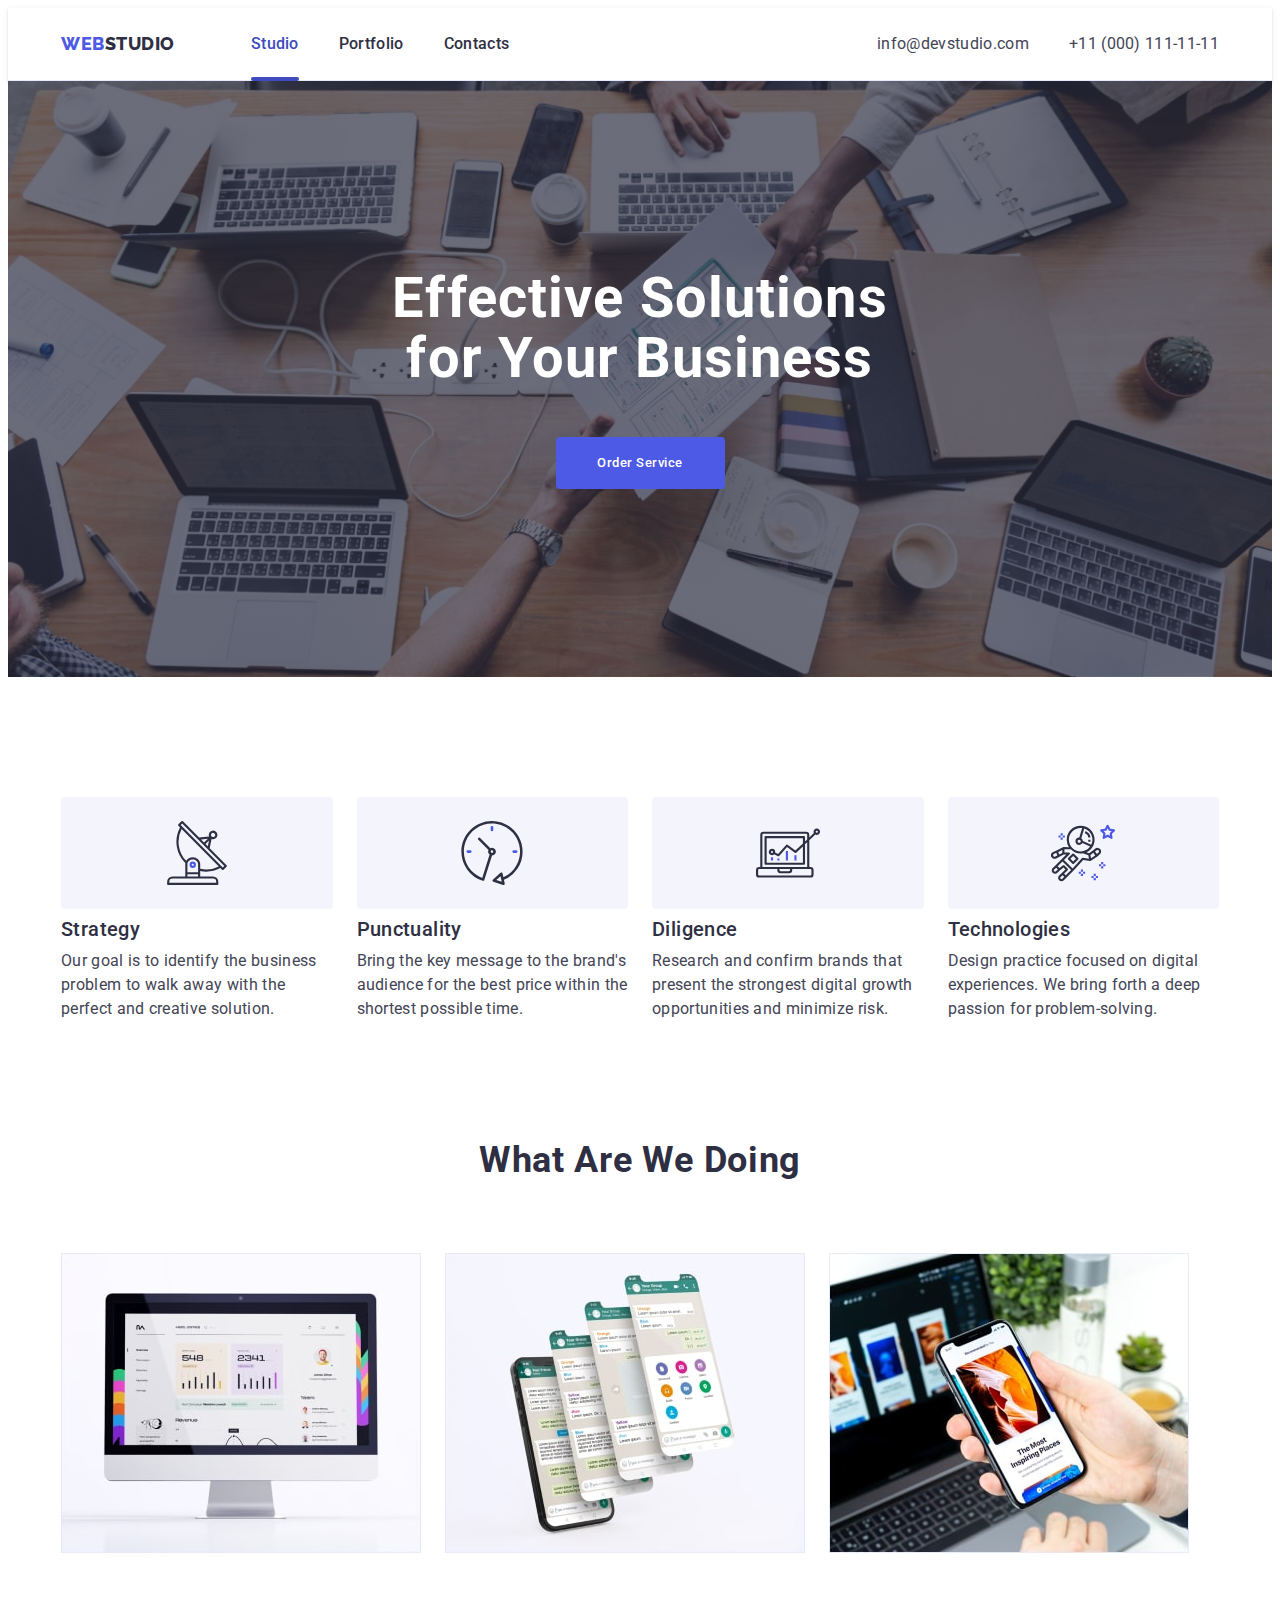
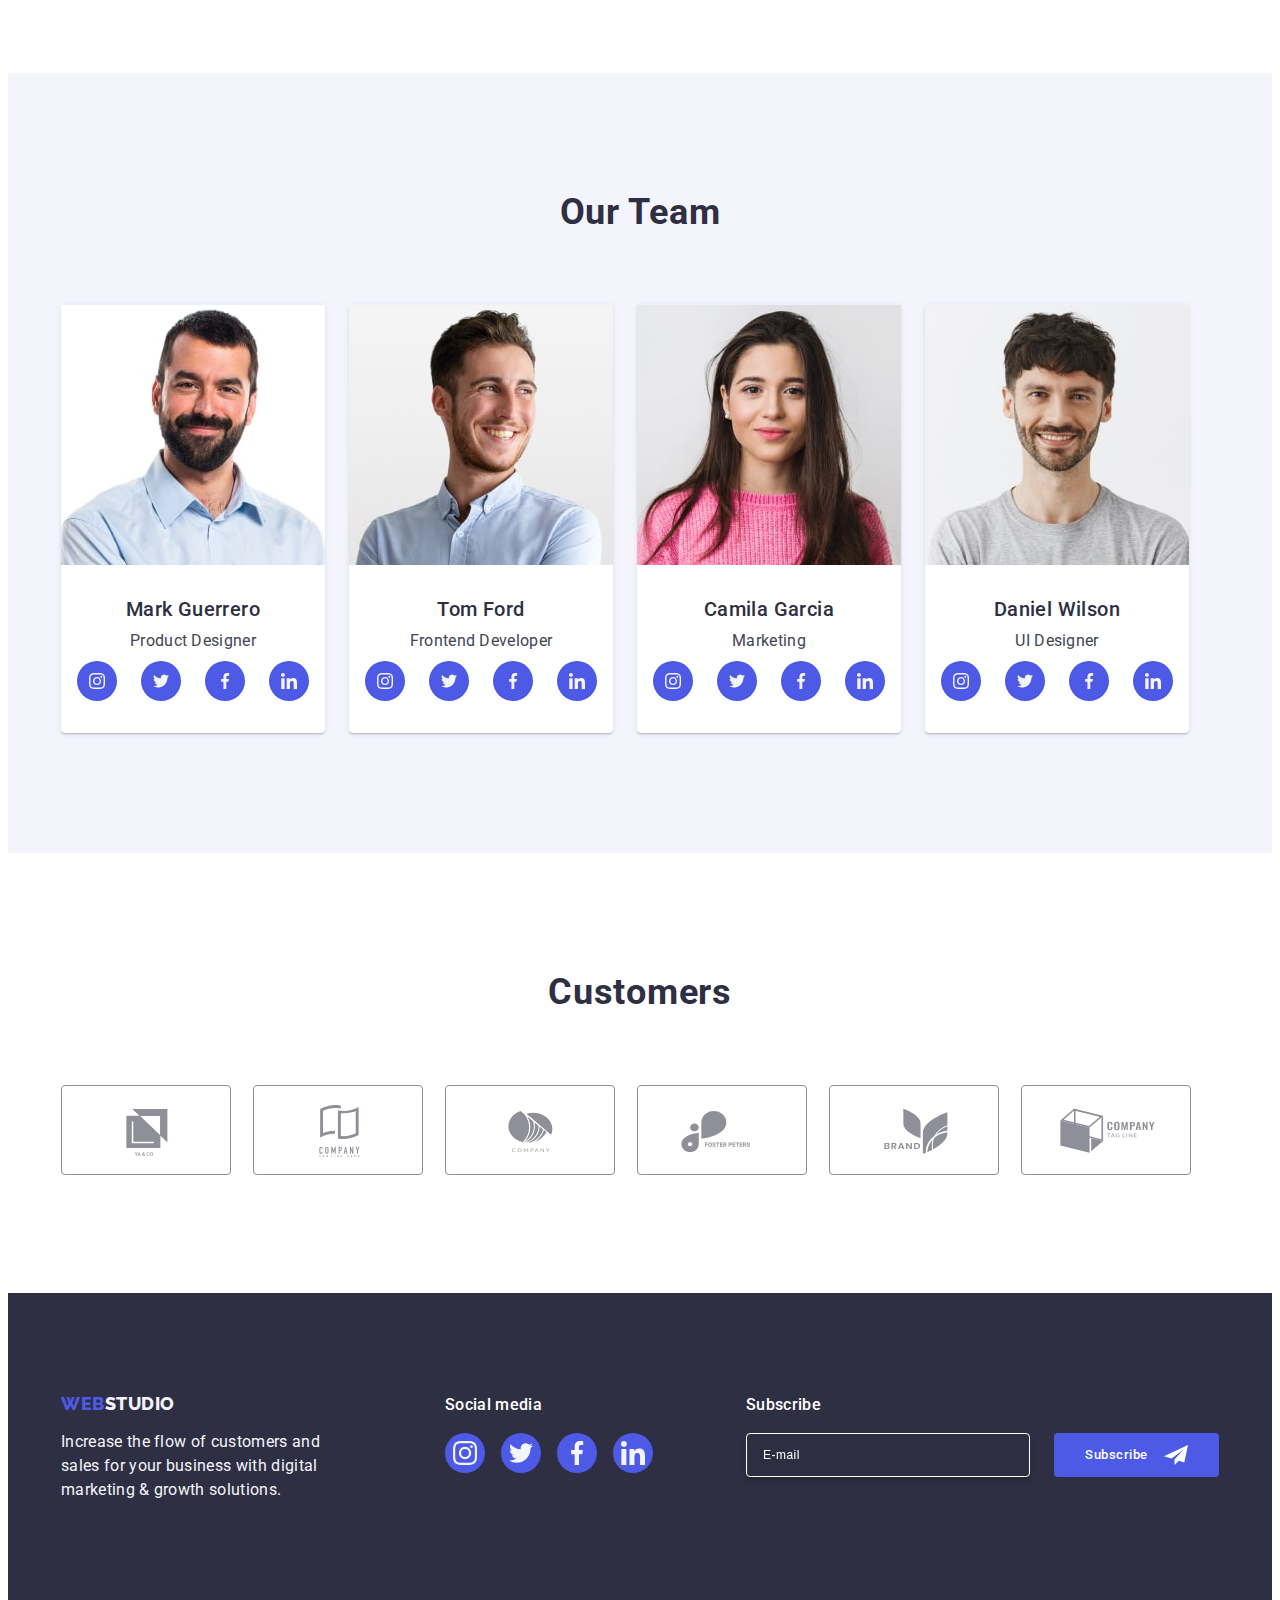
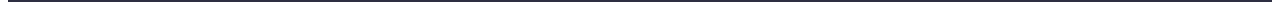
<file: index.html>
<!DOCTYPE html>
<html lang="en">
  <head>
    <meta charset="UTF-8" />
    <meta name="viewport" content="width=device-width, initial-scale=1.0" />
    <title>Web Studio</title>
    <link
      rel="stylesheet"
      href="https://cdnjs.cloudflare.com/ajax/libs/modern-normalize/2.0.0/modern-normalize.min.css"
      integrity="sha512-4xo8blKMVCiXpTaLzQSLSw3KFOVPWhm/TRtuPVc4WG6kUgjH6J03IBuG7JZPkcWMxJ5huwaBpOpnwYElP/m6wg=="
      crossorigin="anonymous"
      referrerpolicy="no-referrer"
    />
    <link rel="preconnect" href="https://fonts.googleapis.com" />
    <link rel="preconnect" href="https://fonts.gstatic.com" crossorigin />
    <link
      href="https://fonts.googleapis.com/css2?family=Raleway:wght@800&family=Roboto:wght@400;500;700&display=swap"
      rel="stylesheet"
    />
    <link rel="stylesheet" href="./css/styles.css" />
  </head>
  <body>
    <header class="header">
      <div class="container header-container">
        <nav class="header-navigation">
          <a class="header-logo link" href="./index.html"
            >Web<span class="span-logo">Studio</span></a
          >
          <ul class="header-list list">
            <li class="header-item">
              <a class="header-link link current" href="./index.html">Studio</a>
            </li>
            <li class="header-item">
              <a class="header-link link" href="./portfolio.html">Portfolio</a>
            </li>
            <li class="header-item">
              <a class="header-link link" href="">Contacts</a>
            </li>
          </ul>
        </nav>
        <address class="header-address">
          <ul class="header-address-list list">
            <li class="header-address-item">
              <a
                class="header-address-link link"
                href="mailto:info@devstudio.com"
                >info@devstudio.com</a
              >
            </li>
            <li class="header-address-item">
              <a class="header-address-link link" href="tel:+110001111111"
                >+11 (000) 111-11-11</a
              >
            </li>
          </ul>
        </address>
      </div>
    </header>
    <main>
      <section class="content">
        <div class="container">
          <h1 class="content-title">Effective Solutions for Your Business</h1>
          <button class="content-btn" type="button" data-modal-open>
            Order Service
          </button>
        </div>
      </section>
      <section class="about">
        <div class="container">
          <h2 class="about-title visually-hidden">About us</h2>
          <ul class="about-list list">
            <li class="about-item">
              <div class="about-icon-container">
                <svg class="about-icon" width="64" height="64">
                  <use href="./images/icons.svg#icon-antenna"></use>
                </svg>
              </div>
              <h3 class="about-item-title">Strategy</h3>
              <p class="about-text">
                Our goal is to identify the business problem to walk away with
                the perfect and creative solution.
              </p>
            </li>
            <li class="about-item">
              <div class="about-icon-container">
                <svg class="about-icon" width="64" height="64">
                  <use href="./images/icons.svg#icon-clock"></use>
                </svg>
              </div>
              <h3 class="about-item-title">Punctuality</h3>
              <p class="about-text">
                Bring the key message to the brand's audience for the best price
                within the shortest possible time.
              </p>
            </li>
            <li class="about-item">
              <div class="about-icon-container">
                <svg class="about-icon" width="64" height="64">
                  <use href="./images/icons.svg#icon-diagram"></use>
                </svg>
              </div>
              <h3 class="about-item-title">Diligence</h3>
              <p class="about-text">
                Research and confirm brands that present the strongest digital
                growth opportunities and minimize risk.
              </p>
            </li>
            <li class="about-item">
              <div class="about-icon-container">
                <svg class="about-icon" width="64" height="64">
                  <use href="./images/icons.svg#icon-astronaut"></use>
                </svg>
              </div>
              <h3 class="about-item-title">Technologies</h3>
              <p class="about-text">
                Design practice focused on digital experiences. We bring forth a
                deep passion for problem-solving.
              </p>
            </li>
          </ul>
        </div>
      </section>
      <section class="directions">
        <div class="container">
          <h2 class="directions-title">What are we doing</h2>
          <ul class="directions-list list">
            <li class="directions-item">
              <img
                class="directions-img"
                src="./images/computer.jpg"
                alt="computer design"
                width="360"
                height="300"
              />
            </li>
            <li class="directions-item">
              <img
                class="directions-img"
                src="./images/mobile.jpg"
                alt="mobile design"
                width="360"
                height="300"
              />
            </li>
            <li class="directions-item">
              <img
                class="directions-img"
                src="./images/laptop.jpg"
                alt="laptop design"
                width="360"
                height="300"
              />
            </li>
          </ul>
        </div>
      </section>
      <section class="team">
        <div class="container">
          <h2 class="team-title">Our Team</h2>
          <ul class="team-list list">
            <li class="team-item">
              <img
                class="team-img"
                src="./images/mark-guerrero.jpg"
                alt="mark guerrero photo"
                width="264"
                height="260"
              />
              <div class="team-item-container">
                <h3 class="team-item-title">Mark Guerrero</h3>
                <p class="team-text">Product Designer</p>
                <ul class="team-socials-list list">
                  <li class="team-socials-item">
                    <a class="team-socials-link" href="#">
                      <svg class="team-socials-icon" width="16" height="16">
                        <use href="./images/icons.svg#icon-instagram"></use>
                      </svg>
                    </a>
                  </li>
                  <li class="team-socials-item">
                    <a class="team-socials-link" href="#">
                      <svg class="team-socials-icon" width="16" height="16">
                        <use href="./images/icons.svg#icon-twitter"></use>
                      </svg>
                    </a>
                  </li>
                  <li class="team-socials-item">
                    <a class="team-socials-link" href="#">
                      <svg class="team-socials-icon" width="16" height="16">
                        <use href="./images/icons.svg#icon-facebook"></use>
                      </svg>
                    </a>
                  </li>
                  <li class="team-socials-item">
                    <a class="team-socials-link" href="#">
                      <svg class="team-socials-icon" width="16" height="16">
                        <use href="./images/icons.svg#icon-linkedin"></use>
                      </svg>
                    </a>
                  </li>
                </ul>
              </div>
            </li>
            <li class="team-item">
              <img
                class="team-img"
                src="./images/tom-ford.jpg"
                alt="tom ford photo"
                width="264"
                height="260"
              />
              <div class="team-item-container">
                <h3 class="team-item-title">Tom Ford</h3>
                <p class="team-text">Frontend Developer</p>
                <ul class="team-socials-list list">
                  <li class="team-socials-item">
                    <a class="team-socials-link" href="#">
                      <svg class="team-socials-icon" width="16" height="16">
                        <use href="./images/icons.svg#icon-instagram"></use>
                      </svg>
                    </a>
                  </li>
                  <li class="team-socials-item">
                    <a class="team-socials-link" href="#">
                      <svg class="team-socials-icon" width="16" height="16">
                        <use href="./images/icons.svg#icon-twitter"></use>
                      </svg>
                    </a>
                  </li>
                  <li class="team-socials-item">
                    <a class="team-socials-link" href="#">
                      <svg class="team-socials-icon" width="16" height="16">
                        <use href="./images/icons.svg#icon-facebook"></use>
                      </svg>
                    </a>
                  </li>
                  <li class="team-socials-item">
                    <a class="team-socials-link" href="#">
                      <svg class="team-socials-icon" width="16" height="16">
                        <use href="./images/icons.svg#icon-linkedin"></use>
                      </svg>
                    </a>
                  </li>
                </ul>
              </div>
            </li>
            <li class="team-item">
              <img
                class="team-img"
                src="./images/camila-garcia.jpg"
                alt="camila garcia photo"
                width="264"
                height="260"
              />
              <div class="team-item-container">
                <h3 class="team-item-title">Camila Garcia</h3>
                <p class="team-text">Marketing</p>
                <ul class="team-socials-list list">
                  <li class="team-socials-item">
                    <a class="team-socials-link" href="#">
                      <svg class="team-socials-icon" width="16" height="16">
                        <use href="./images/icons.svg#icon-instagram"></use>
                      </svg>
                    </a>
                  </li>
                  <li class="team-socials-item">
                    <a class="team-socials-link" href="#">
                      <svg class="team-socials-icon" width="16" height="16">
                        <use href="./images/icons.svg#icon-twitter"></use>
                      </svg>
                    </a>
                  </li>
                  <li class="team-socials-item">
                    <a class="team-socials-link" href="#">
                      <svg class="team-socials-icon" width="16" height="16">
                        <use href="./images/icons.svg#icon-facebook"></use>
                      </svg>
                    </a>
                  </li>
                  <li class="team-socials-item">
                    <a class="team-socials-link" href="#">
                      <svg class="team-socials-icon" width="16" height="16">
                        <use href="./images/icons.svg#icon-linkedin"></use>
                      </svg>
                    </a>
                  </li>
                </ul>
              </div>
            </li>
            <li class="team-item">
              <img
                class="team-img"
                src="./images/daniel-wilson.jpg"
                alt="daniel wilson photo"
                width="264"
                height="260"
              />
              <div class="team-item-container">
                <h3 class="team-item-title">Daniel Wilson</h3>
                <p class="team-text">UI Designer</p>
                <ul class="team-socials-list list">
                  <li class="team-socials-item">
                    <a class="team-socials-link" href="#">
                      <svg class="team-socials-icon" width="16" height="16">
                        <use href="./images/icons.svg#icon-instagram"></use>
                      </svg>
                    </a>
                  </li>
                  <li class="team-socials-item">
                    <a class="team-socials-link" href="#">
                      <svg class="team-socials-icon" width="16" height="16">
                        <use href="./images/icons.svg#icon-twitter"></use>
                      </svg>
                    </a>
                  </li>
                  <li class="team-socials-item">
                    <a class="team-socials-link" href="#">
                      <svg class="team-socials-icon" width="16" height="16">
                        <use href="./images/icons.svg#icon-facebook"></use>
                      </svg>
                    </a>
                  </li>
                  <li class="team-socials-item">
                    <a class="team-socials-link" href="#">
                      <svg class="team-socials-icon" width="16" height="16">
                        <use href="./images/icons.svg#icon-linkedin"></use>
                      </svg>
                    </a>
                  </li>
                </ul>
              </div>
            </li>
          </ul>
        </div>
      </section>
      <section class="customers">
        <div class="container">
          <h2 class="customers-title">Customers</h2>
          <ul class="customers-list list">
            <li class="customers-item">
              <a href="#" class="customers-link">
                <svg class="customers-icon" width="104" height="56">
                  <use href="./images/icons.svg#icon-customers1"></use>
                </svg>
              </a>
            </li>
            <li class="customers-item">
              <a href="#" class="customers-link">
                <svg class="customers-icon" width="104" height="56">
                  <use href="./images/icons.svg#icon-customers2"></use>
                </svg>
              </a>
            </li>
            <li class="customers-item">
              <a href="#" class="customers-link">
                <svg class="customers-icon" width="104" height="56">
                  <use href="./images/icons.svg#icon-customers3"></use>
                </svg>
              </a>
            </li>
            <li class="customers-item">
              <a href="#" class="customers-link">
                <svg class="customers-icon" width="104" height="56">
                  <use href="./images/icons.svg#icon-customers4"></use>
                </svg>
              </a>
            </li>
            <li class="customers-item">
              <a href="#" class="customers-link">
                <svg class="customers-icon" width="104" height="56">
                  <use href="./images/icons.svg#icon-customers5"></use>
                </svg>
              </a>
            </li>
            <li class="customers-item">
              <a href="#" class="customers-link">
                <svg class="customers-icon" width="104" height="56">
                  <use href="./images/icons.svg#icon-customers6"></use>
                </svg>
              </a>
            </li>
          </ul>
        </div>
      </section>
    </main>
    <footer class="footer">
      <div class="container footer-container">
        <div class="footer-logo-container">
          <a class="footer-logo link" href="./index.html"
            >Web<span class="footer-span-logo">Studio</span></a
          >
          <p class="footer-text">
            Increase the flow of customers and sales for your business with
            digital marketing & growth solutions.
          </p>
        </div>
        <div class="footer-socials">
          <p class="footer-socials-title">Social media</p>
          <ul class="footer-socials-list list">
            <li class="footer-socials-item">
              <a href="#" class="footer-socials-link">
                <svg class="footer-socials-icon" width="24" height="24">
                  <use href="./images/icons.svg#icon-instagram"></use>
                </svg>
              </a>
            </li>
            <li class="footer-socials-item">
              <a href="#" class="footer-socials-link">
                <svg class="footer-socials-icon" width="24" height="24">
                  <use href="./images/icons.svg#icon-twitter"></use>
                </svg>
              </a>
            </li>
            <li class="footer-socials-item">
              <a href="#" class="footer-socials-link">
                <svg class="footer-socials-icon" width="24" height="24">
                  <use href="./images/icons.svg#icon-facebook"></use>
                </svg>
              </a>
            </li>
            <li class="footer-socials-item">
              <a href="#" class="footer-socials-link">
                <svg class="footer-socials-icon" width="24" height="24">
                  <use href="./images/icons.svg#icon-linkedin"></use>
                </svg>
              </a>
            </li>
          </ul>
        </div>
        <div class="footer-form-container">
          <p class="footer-form-text">Subscribe</p>
          <form class="footer-form">
            <label class="footer-label">
            <input
              type="email"
              name="footer-subscribe"
              class="footer-input"
              id="footer-subscribe"
              placeholder="E-mail"
              required
            />
            </label>
            <button type="submit" class="footer-form-btn">
              Subscribe
              <svg class="footer-form-icon" width="24" height="24">
                <use href="./images/icons.svg#icon-telegram"></use>
              </svg>
            </button>
          </form>
        </div>
      </div>
    </footer>
    <div class="backdrop is-hidden" data-modal>
      <div class="modal-container">
        <button type="button" class="modal-close-btn" data-modal-close>
          <svg class="modal-icon" width="8" height="8">
            <use href="./images/icons.svg#icon-close"></use>
          </svg>
        </button>
        <p class="modal-title">Leave your contacts and we will call you back</p>
        <form class="modal-form">
          <div class="modal-field">
            <label for="user-name" class="modal-label">Name</label>
            <div class="input-wrap">
              <input
                class="modal-input"
                type="text"
                name="user-name"
                id="user-name"
                required
              />
              <svg class="modal-input-icon" width="18" height="24">
                <use href="./images/icons.svg#icon-person"></use>
              </svg>
            </div>
          </div>
          <div class="modal-field">
            <label for="user-tel" class="modal-label">Phone</label>
            <div class="input-wrap">
              <input
                class="modal-input"
                type="tel"
                name="user-tel"
                id="user-tel"
                required
              />
              <svg class="modal-input-icon" width="18" height="24">
                <use href="./images/icons.svg#icon-phone"></use>
              </svg>
            </div>
          </div>
          <div class="modal-field">
            <label for="user-email" class="modal-label">Email</label>
            <div class="input-wrap">
              <input
                class="modal-input"
                type="email"
                name="user-email"
                id="user-email"
                required
              />
              <svg class="modal-input-icon" width="18" height="24">
                <use href="./images/icons.svg#icon-email"></use>
              </svg>
            </div>
          </div>
          <div class="modal-field-textarea">
            <label for="user-comment" class="modal-label">Comment</label>
            <textarea
              name="user-comment"
              id="user-comment"
              class="modal-textarea"
              placeholder="Text input"
            ></textarea>
          </div>
          <div class="modal-field-checkbox">
              <input
                class="modal-checkbox visually-hidden"
                type="checkbox"
                name="user-privacy"
                id="user-privacy"
                value="true"
                required
              />
              <label for="user-privacy" class="modal-label-checkbox"
                ><span class="user-privacy-span"
                  ><svg class="modal-checkbox-icon" width="10" height="8">
                    <use href="./images/icons.svg#icon-click"></use></svg></span
                >
                  I accept the terms and conditions of the&nbsp;<a
                    href="#"
                    class="modal-checkbox-link"
                    >Privacy Policy</a
                  >
                </label
              >
          </div>
          <button type="submit" class="modal-form-btn">Send</button>
        </form>
      </div>
    </div>
    <script src="./js/modal.js"></script>
  </body>
</html>
</file>
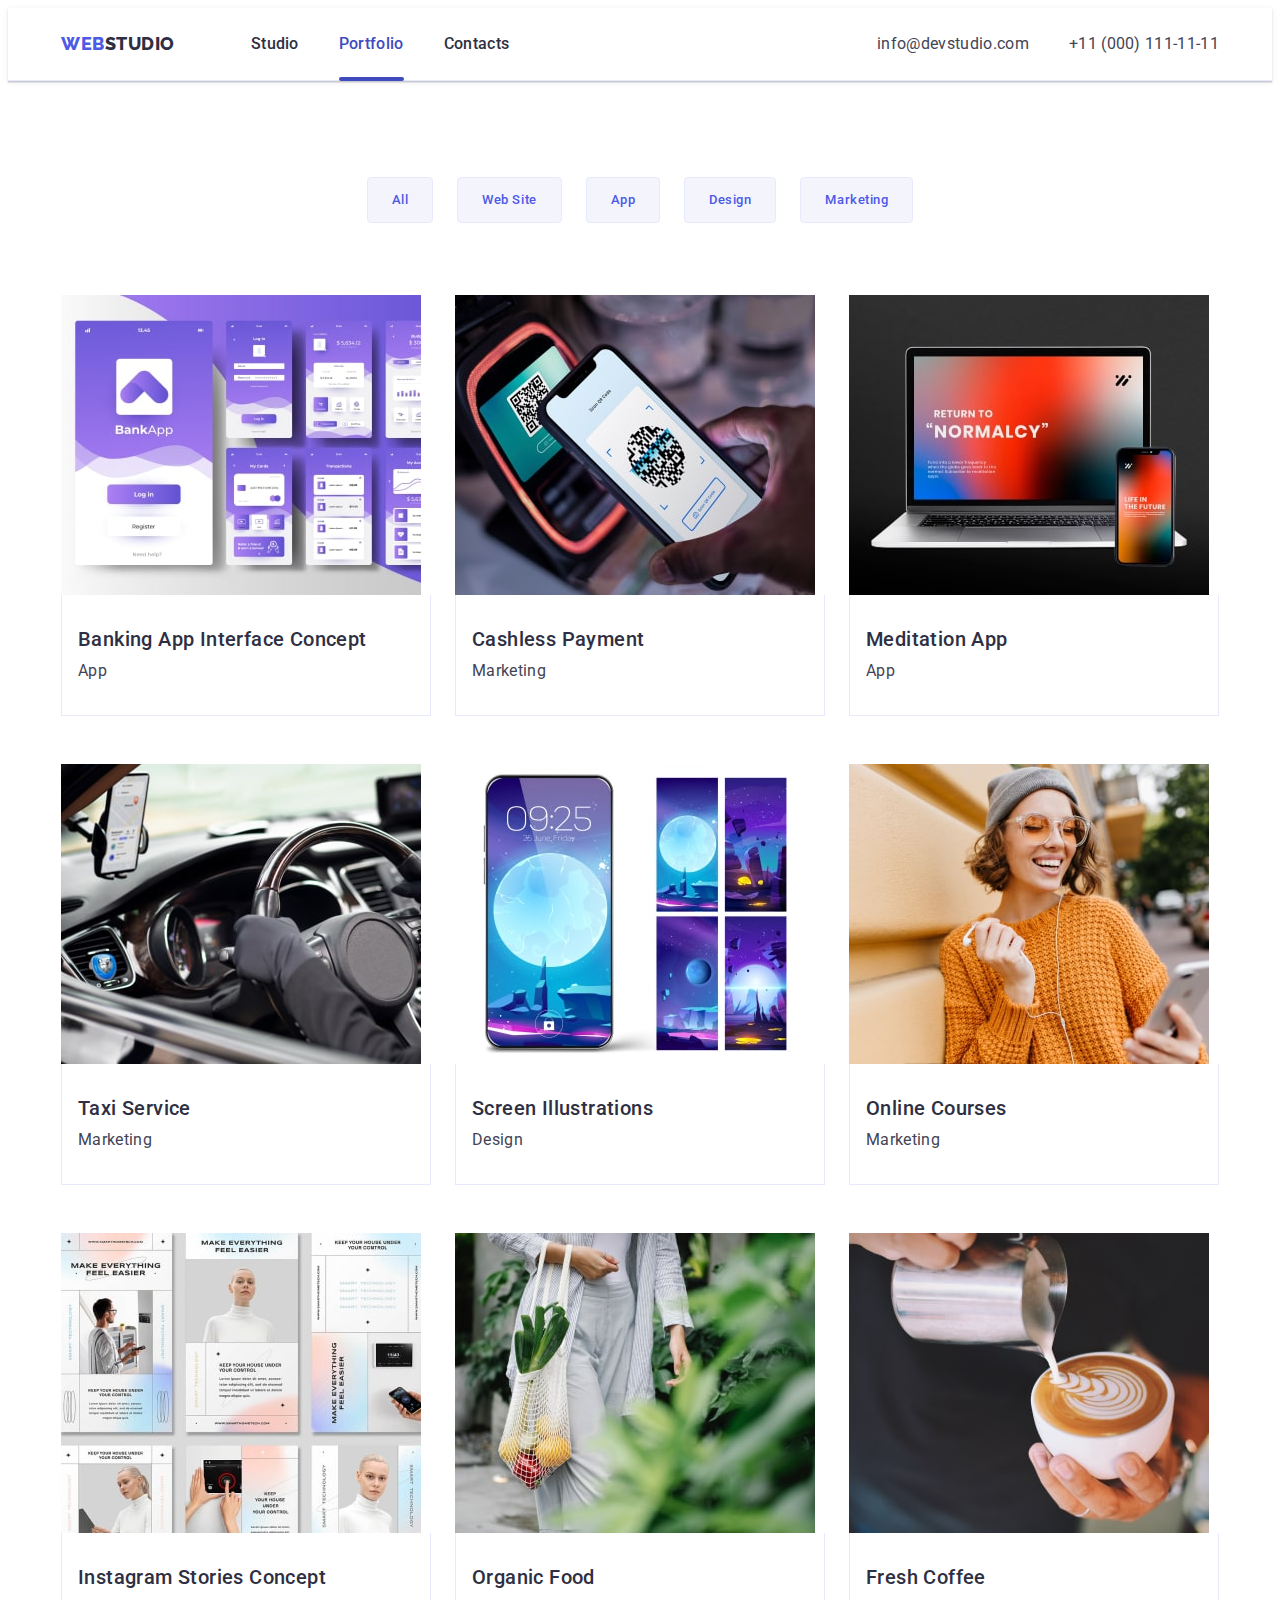
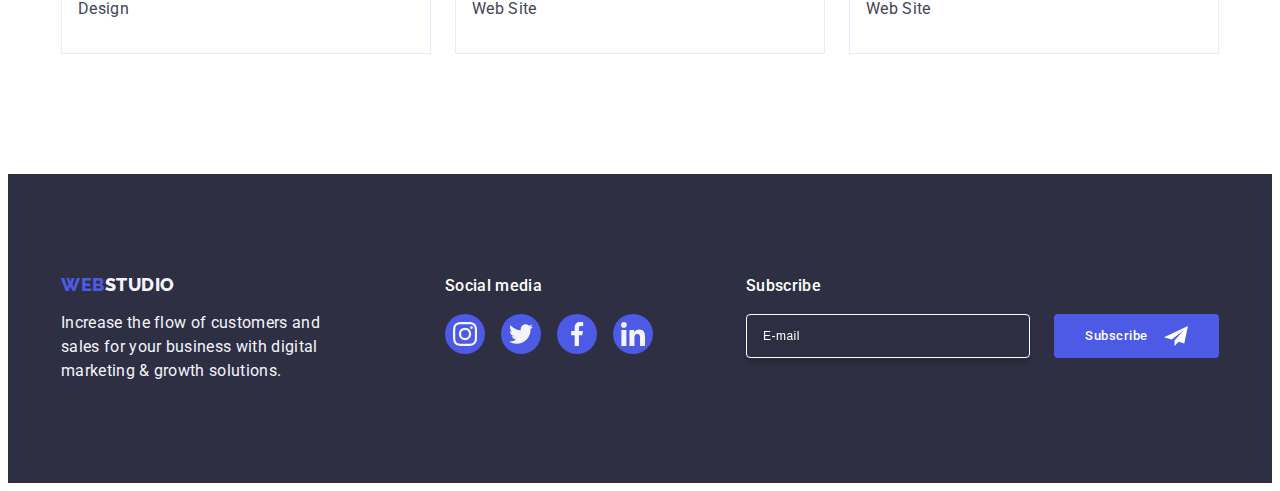
<file: portfolio.html>
<!DOCTYPE html>
<html lang="en">
  <head>
    <meta charset="UTF-8" />
    <meta name="viewport" content="width=device-width, initial-scale=1.0" />
    <title>Portfolio</title>
    <link
      rel="stylesheet"
      href="https://cdnjs.cloudflare.com/ajax/libs/modern-normalize/2.0.0/modern-normalize.min.css"
      integrity="sha512-4xo8blKMVCiXpTaLzQSLSw3KFOVPWhm/TRtuPVc4WG6kUgjH6J03IBuG7JZPkcWMxJ5huwaBpOpnwYElP/m6wg=="
      crossorigin="anonymous"
      referrerpolicy="no-referrer"
    />
    <link rel="preconnect" href="https://fonts.googleapis.com" />
    <link rel="preconnect" href="https://fonts.gstatic.com" crossorigin />
    <link
      href="https://fonts.googleapis.com/css2?family=Raleway:wght@800&family=Roboto:wght@400;500;700&display=swap"
      rel="stylesheet"
    />
    <link rel="stylesheet" href="./css/styles.css" />
  </head>
  <body>
    <header class="header">
      <div class="container header-container">
        <nav class="header-navigation">
          <a class="header-logo link" href="./index.html"
            >Web<span class="span-logo">Studio</span></a
          >
          <ul class="header-list list">
            <li class="header-item">
              <a class="header-link link" href="./index.html">Studio</a>
            </li>
            <li class="header-item">
              <a class="header-link link current" href="./portfolio.html"
                >Portfolio</a
              >
            </li>
            <li class="header-item">
              <a class="header-link link" href="">Contacts</a>
            </li>
          </ul>
        </nav>
        <address class="header-address">
          <ul class="header-address-list list">
            <li class="header-address-item">
              <a
                class="header-address-link link"
                href="mailto:info@devstudio.com"
                >info@devstudio.com</a
              >
            </li>
            <li class="header-address-item">
              <a class="header-address-link link" href="tel:+110001111111"
                >+11 (000) 111-11-11</a
              >
            </li>
          </ul>
        </address>
      </div>
    </header>
    <main>
      <section class="potfolio">
        <div class="container">
          <h1 class="portfolio-title visually-hidden">Portfolio</h1>
          <ul class="potfolio-list list">
            <li class="potfolio-item">
              <button class="portfolio-btn" type="button">All</button>
            </li>
            <li class="potfolio-item">
              <button class="portfolio-btn" type="button">Web Site</button>
            </li>
            <li class="potfolio-item">
              <button class="portfolio-btn" type="button">App</button>
            </li>
            <li class="potfolio-item">
              <button class="portfolio-btn" type="button">Design</button>
            </li>
            <li class="potfolio-item">
              <button class="portfolio-btn" type="button">Marketing</button>
            </li>
          </ul>
          <ul class="works-list list">
            <li class="works-item">
              <a class="works-link link" href="#"
                ><div class="works-img-container">
                  <img
                    class="works-img"
                    src="./images/banking.jpg"
                    alt="banking app"
                    width="360"
                    height="300"
                  />
                  <p class="works-cover-text">
                    14 Stylish and User-Friendly App Design Concepts · Task
                    Manager App · Calorie Tracker App · Exotic Fruit Ecommerce
                    App · Cloud Storage App
                  </p>
                </div>
                <div class="works-item-container">
                  <h2 class="works-title">Banking App Interface Concept</h2>
                  <p class="works-text">App</p>
                </div>
              </a>
            </li>
            <li class="works-item">
              <a class="works-link link" href="#"
                ><div class="works-img-container">
                  <img
                    class="works-img"
                    src="./images/cashless.jpg"
                    alt="cashless payment"
                    width="360"
                    height="300"
                  />
                  <p class="works-cover-text">
                    14 Stylish and User-Friendly App Design Concepts · Task
                    Manager App · Calorie Tracker App · Exotic Fruit Ecommerce
                    App · Cloud Storage App
                  </p>
                </div>
                <div class="works-item-container">
                  <h2 class="works-title">Cashless Payment</h2>
                  <p class="works-text">Marketing</p>
                </div>
              </a>
            </li>
            <li class="works-item">
              <a class="works-link link" href="#"
                ><div class="works-img-container">
                  <img
                    class="works-img"
                    src="./images/meditation.jpg"
                    alt="meditation app"
                    width="360"
                    height="300"
                  />
                  <p class="works-cover-text">
                    14 Stylish and User-Friendly App Design Concepts · Task
                    Manager App · Calorie Tracker App · Exotic Fruit Ecommerce
                    App · Cloud Storage App
                  </p>
                </div>
                <div class="works-item-container">
                  <h2 class="works-title">Meditation App</h2>
                  <p class="works-text">App</p>
                </div>
              </a>
            </li>
            <li class="works-item">
              <a class="works-link link" href="#"
                ><div class="works-img-container">
                  <img
                    class="works-img"
                    src="./images/taxi.jpg"
                    alt="taxi service"
                    width="360"
                    height="300"
                  />
                  <p class="works-cover-text">
                    14 Stylish and User-Friendly App Design Concepts · Task
                    Manager App · Calorie Tracker App · Exotic Fruit Ecommerce
                    App · Cloud Storage App
                  </p>
                </div>
                <div class="works-item-container">
                  <h2 class="works-title">Taxi Service</h2>
                  <p class="works-text">Marketing</p>
                </div>
              </a>
            </li>
            <li class="works-item">
              <a class="works-link link" href="#"
                ><div class="works-img-container">
                  <img
                    class="works-img"
                    src="./images/screen.jpg"
                    alt="screen illustrations"
                    width="360"
                    height="300"
                  />
                  <p class="works-cover-text">
                    14 Stylish and User-Friendly App Design Concepts · Task
                    Manager App · Calorie Tracker App · Exotic Fruit Ecommerce
                    App · Cloud Storage App
                  </p>
                </div>
                <div class="works-item-container">
                  <h2 class="works-title">Screen Illustrations</h2>
                  <p class="works-text">Design</p>
                </div>
              </a>
            </li>
            <li class="works-item">
              <a class="works-link link" href="#"
                ><div class="works-img-container">
                  <img
                    class="works-img"
                    src="./images/courses.jpg"
                    alt="online courses"
                    width="360"
                    height="300"
                  />
                  <p class="works-cover-text">
                    14 Stylish and User-Friendly App Design Concepts · Task
                    Manager App · Calorie Tracker App · Exotic Fruit Ecommerce
                    App · Cloud Storage App
                  </p>
                </div>
                <div class="works-item-container">
                  <h2 class="works-title">Online Courses</h2>
                  <p class="works-text">Marketing</p>
                </div>
              </a>
            </li>
            <li class="works-item">
              <a class="works-link link" href="#"
                ><div class="works-img-container">
                  <img
                    class="works-img"
                    src="./images/stories.jpg"
                    alt="instagram stories"
                    width="360"
                    height="300"
                  />
                  <p class="works-cover-text">
                    14 Stylish and User-Friendly App Design Concepts · Task
                    Manager App · Calorie Tracker App · Exotic Fruit Ecommerce
                    App · Cloud Storage App
                  </p>
                </div>
                <div class="works-item-container">
                  <h2 class="works-title">Instagram Stories Concept</h2>
                  <p class="works-text">Design</p>
                </div>
              </a>
            </li>
            <li class="works-item">
              <a class="works-link link" href="#"
                ><div class="works-img-container">
                  <img
                    class="works-img"
                    src="./images/food.jpg"
                    alt="organic food"
                    width="360"
                    height="300"
                  />
                  <p class="works-cover-text">
                    14 Stylish and User-Friendly App Design Concepts · Task
                    Manager App · Calorie Tracker App · Exotic Fruit Ecommerce
                    App · Cloud Storage App
                  </p>
                </div>
                <div class="works-item-container">
                  <h2 class="works-title">Organic Food</h2>
                  <p class="works-text">Web Site</p>
                </div>
              </a>
            </li>
            <li class="works-item">
              <a class="works-link link" href="#"
                ><div class="works-img-container">
                  <img
                    class="works-img"
                    src="./images/coffee.jpg"
                    alt="fresh coffee"
                    width="360"
                    height="300"
                  />
                  <p class="works-cover-text">
                    14 Stylish and User-Friendly App Design Concepts · Task
                    Manager App · Calorie Tracker App · Exotic Fruit Ecommerce
                    App · Cloud Storage App
                  </p>
                </div>
                <div class="works-item-container">
                  <h2 class="works-title">Fresh Coffee</h2>
                  <p class="works-text">Web Site</p>
                </div>
              </a>
            </li>
          </ul>
        </div>
      </section>
    </main>
    <footer class="footer">
      <div class="container footer-container">
        <div class="footer-logo-container">
          <a class="footer-logo link" href="./index.html"
            >Web<span class="footer-span-logo">Studio</span></a
          >
          <p class="footer-text">
            Increase the flow of customers and sales for your business with
            digital marketing & growth solutions.
          </p>
        </div>
        <div class="footer-socials">
          <p class="footer-socials-title">Social media</p>
          <ul class="footer-socials-list list">
            <li class="footer-socials-item">
              <a href="" class="footer-socials-link">
                <svg class="footer-socials-icon" width="24" height="24">
                  <use href="./images/icons.svg#icon-instagram"></use>
                </svg>
              </a>
            </li>
            <li class="footer-socials-item">
              <a href="" class="footer-socials-link">
                <svg class="footer-socials-icon" width="24" height="24">
                  <use href="./images/icons.svg#icon-twitter"></use>
                </svg>
              </a>
            </li>
            <li class="footer-socials-item">
              <a href="" class="footer-socials-link">
                <svg class="footer-socials-icon" width="24" height="24">
                  <use href="./images/icons.svg#icon-facebook"></use>
                </svg>
              </a>
            </li>
            <li class="footer-socials-item">
              <a href="" class="footer-socials-link">
                <svg class="footer-socials-icon" width="24" height="24">
                  <use href="./images/icons.svg#icon-linkedin"></use>
                </svg>
              </a>
            </li>
          </ul>
        </div>
        <div class="footer-form-container">
          <p class="footer-form-text">Subscribe</p>
          <form class="footer-form">
            <label class="footer-label">
            <input
              type="email"
              name="footer-subscribe"
              class="footer-input"
              id="footer-subscribe"
              placeholder="E-mail"
              required
            />
            </label>
            <button type="submit" class="footer-form-btn">
              Subscribe
              <svg class="footer-form-icon" width="24" height="24">
                <use href="./images/icons.svg#icon-telegram"></use>
              </svg>
            </button>
          </form>
        </div>
      </div>
    </footer>
  </body>
</html>
</file>
<file: css/styles.css>
:root {
  --basic-color: #2e2f42;
  --secondary-color: #f4f4fd;
  --text-color: #434455;
  --btn-color: #4d5ae5;
  --hover-color: #404bbf;
  --border-color: #e7e9fc;
  --white-color: #fff;
}

body {
  font-family: Roboto, sans-serif;
  color: var(--text-color);
  background: var(--white-color);
}

.visually-hidden {
  position: absolute;
  width: 1px;
  height: 1px;
  margin: -1px;
  border: 0;
  padding: 0;
  white-space: nowrap;
  clip-path: inset(100%);
  clip: rect(0 0 0 0);
  overflow: hidden;
}

p,
h1,
h2,
h3,
h4,
h5,
h6 {
  margin-top: 0;
  margin-bottom: 0;
}

ul,
ol {
  margin-top: 0;
  margin-bottom: 0;
  padding-left: 0;
}

img {
  display: block;
  max-width: 100%;
  height: auto;
}

.link {
  text-decoration: none;
}

.list {
  list-style-type: none;
}

.container {
  width: 100%;
  max-width: 1158px;
  padding-left: 15px;
  padding-right: 15px;
  margin: 0 auto;
}

/* Header */

.header {
  border-bottom: 1px solid var(--border-color);
  box-shadow: 0px 1px 6px 0px rgba(46, 47, 66, 0.08),
    0px 1px 1px 0px rgba(46, 47, 66, 0.16),
    0px 2px 1px 0px rgba(46, 47, 66, 0.08);
}

.header-container {
  display: flex;
}

.header-navigation {
  display: flex;
  align-items: center;
}

.header-logo {
  color: var(--btn-color);
  font-size: 18px;
  font-family: Raleway, sans-serif;
  font-weight: 800;
  line-height: 1.17;
  letter-spacing: 0.03em;
  text-transform: uppercase;
  margin-right: 76px;
  padding-top: 24px;
  padding-bottom: 24px;
}

.span-logo {
  color: var(--basic-color);
}

.header-list {
  display: flex;
  gap: 40px;
}

.header-link {
  color: var(--basic-color);
  font-weight: 500;
  line-height: 1.5;
  letter-spacing: 0.02em;
  display: inline-block;
  padding-top: 24px;
  padding-bottom: 24px;
  transition: color 250ms cubic-bezier(0.4, 0, 0.2, 1);
}

.header-link:hover,
.header-link:focus {
  color: var(--hover-color);
}

.current {
  position: relative;
  color: var(--hover-color);
}

.current::after {
  content: "";
  position: absolute;
  bottom: 0;
  left: 0;
  width: 100%;
  height: 4px;
  background-color: var(--hover-color);
  border-radius: 2px;
  bottom: -1px;
}

.header-address {
  font-style: normal;
  margin-left: auto;
  display: flex;
  align-items: center;
}

.header-address-list {
  display: flex;
  gap: 40px;
}

.header-address-link {
  color: var(--text-color);
  line-height: 1.5;
  letter-spacing: 0.02em;
  display: inline-block;
  padding-top: 24px;
  padding-bottom: 24px;
  transition: color 250ms cubic-bezier(0.4, 0, 0.2, 1);
}

.header-address-link:hover,
.header-address-link:focus {
  color: var(--hover-color);
}

/* Main page  */

.content {
  padding-top: 188px;
  padding-bottom: 188px;
  max-width: 1440px;
  margin: 0 auto;
  background-color: var(--basic-color);
  background-image: linear-gradient(
      rgba(46, 47, 66, 0.7),
      rgba(46, 47, 66, 0.7)
    ),
    url(../images/people-office.jpg);
  background-size: cover, cover;
  background-position: center, center;
  background-repeat: no-repeat, no-repeat;
}

.content-title {
  color: var(--white-color);
  text-align: center;
  font-size: 56px;
  line-height: 1.07;
  letter-spacing: 0.02em;
  margin: 0 auto 48px;
  max-width: 496px;
}

.content-btn {
  color: var(--white-color);
  background-color: var(--btn-color);
  font-weight: 500;
  line-height: 1.5;
  letter-spacing: 0.04em;
  cursor: pointer;
  font-family: inherit;
  padding: 16px 32px;
  border-radius: 4px;
  border: none;
  display: block;
  margin: 0 auto;
  min-width: 169px;
  transition: background-color 250ms cubic-bezier(0.4, 0, 0.2, 1);
}

.content-btn:hover,
.content-btn:focus {
  background-color: var(--hover-color);
}

/* About */

.about {
  padding-top: 120px;
  padding-bottom: 120px;
}

.about-list {
  display: flex;
  gap: 24px;
}

.about-item {
  width: calc((100% - 24px * 3) / 4);
}

.about-icon-container {
  background-color: var(--secondary-color);
  height: 112px;
  margin-bottom: 8px;
  border-radius: 4px;
  display: flex;
  align-items: center;
  justify-content: center;
}

.about-item-title {
  color: var(--basic-color);
  font-size: 20px;
  font-weight: 500;
  line-height: 1.2;
  letter-spacing: 0.02em;
  margin-bottom: 8px;
}

.about-text {
  line-height: 1.5;
  letter-spacing: 0.02em;
}

/* Directions */

.directions {
  padding-bottom: 120px;
}

.directions-title {
  color: var(--basic-color);
  font-size: 36px;
  line-height: 1.11;
  letter-spacing: 0.02em;
  text-transform: capitalize;
  text-align: center;
  margin-bottom: 72px;
}

.directions-list {
  display: flex;
  gap: 24px;
}

.directions-item {
  width: calc(100% - 24px * 2) / 3;
}

/* Team */
.team {
  background-color: var(--secondary-color);
  padding-top: 120px;
  padding-bottom: 120px;
}

.team-title {
  color: var(--basic-color);
  font-size: 36px;
  line-height: 1.11;
  letter-spacing: 0.02em;
  text-transform: capitalize;
  text-align: center;
  margin-bottom: 72px;
}

.team-list {
  display: flex;
  gap: 24px;
}

.team-item {
  background-color: var(--white-color);
  border-radius: 0px 0px 4px 4px;
  width: calc(100% - 24px * 3) / 4;
  box-shadow: 0px 2px 1px 0px rgba(46, 47, 66, 0.08),
    0px 1px 1px 0px rgba(46, 47, 66, 0.16),
    0px 1px 6px 0px rgba(46, 47, 66, 0.08);
}

.team-item-container {
  padding: 32px 0px;
}

.team-item-title {
  color: var(--basic-color);
  font-size: 20px;
  font-weight: 500;
  line-height: 1.2;
  letter-spacing: 0.02em;
  text-align: center;
  margin-bottom: 8px;
}

.team-text {
  line-height: 1.5;
  letter-spacing: 0.02em;
  text-align: center;
  margin-bottom: 8px;
}

.team-socials-list {
  display: flex;
  gap: 24px;
  justify-content: center;
  align-items: center;
}

.team-socials-container {
  width: 40px;
  height: 40px;
  background-color: var(--btn-color);
  border-radius: 50%;
  display: flex;
  align-items: center;
  justify-content: center;
}

.team-socials-item {
  width: 40px;
  height: 40px;
}

.team-socials-link {
  width: 100%;
  height: 100%;
  background-color: var(--btn-color);
  border-radius: 50%;
  display: flex;
  align-items: center;
  justify-content: center;
  transition: background-color 250ms cubic-bezier(0.4, 0, 0.2, 1);
}

.team-socials-link:hover,
.team-socials-link:focus {
  background-color: var(--hover-color);
}

.team-socials-icon {
  fill: var(--secondary-color);
}

/* Customers */
.customers {
  padding-top: 120px;
  padding-bottom: 120px;
}
.customers-title {
  color: var(--basic-color);
  font-size: 36px;
  line-height: 1.11;
  letter-spacing: 0.02em;
  text-transform: capitalize;
  text-align: center;
  margin-bottom: 72px;
}

.customers-list {
  display: flex;
  gap: 24px;
}
.customers-item {
  width: 168px;
  height: 88px;
}

.customers-link {
  width: 100%;
  height: 100%;
  color: #8e8f99;
  border-radius: 4px;
  border: 1px solid #8e8f99;
  display: flex;
  align-items: center;
  justify-content: center;
  transition: border-color 250ms cubic-bezier(0.4, 0, 0.2, 1),
    color 250ms cubic-bezier(0.4, 0, 0.2, 1);
}

.customers-link:hover,
.customers-link:focus {
  border: 1px solid var(--hover-color);
  color: var(--hover-color);
}

.customers-icon {
  fill: currentColor;
}

/* Footer */

.footer {
  background-color: var(--basic-color);
  padding-top: 100px;
  padding-bottom: 100px;
}

.footer-container {
  display: flex;
  align-items: baseline;
}

.footer-logo-container {
  margin-right: 120px;
}

.footer-logo {
  color: var(--btn-color);
  font-size: 18px;
  font-family: Raleway, sans-serif;
  font-weight: 800;
  line-height: 1.17;
  letter-spacing: 0.03em;
  text-transform: uppercase;
  display: inline-block;
  margin-bottom: 16px;
}

.footer-span-logo {
  color: var(--secondary-color);
}

.footer-text {
  color: var(--secondary-color);
  line-height: 1.5;
  letter-spacing: 0.02em;
  max-width: 264px;
}

.footer-socials-title {
  color: var(--white-color);
  font-weight: 500;
  line-height: 1.5;
  letter-spacing: 0.02em;
  margin-bottom: 16px;
}

.footer-socials-list {
  display: flex;
  gap: 16px;
}

.footer-socials-item {
  width: 40px;
  height: 40px;
}

.footer-socials-link {
  width: 100%;
  height: 100%;
  background-color: var(--btn-color);
  border-radius: 50%;
  display: flex;
  align-items: center;
  justify-content: center;
  transition: background-color 250ms cubic-bezier(0.4, 0, 0.2, 1);
}

.footer-socials-link:hover,
.footer-socials-link:focus {
  background-color: #31d0aa;
}

.footer-socials-icon {
  fill: var(--secondary-color);
}

.footer-form-container {
  margin-left: auto;
}

.footer-form {
  display: flex;
  gap: 24px;
}

.footer-form-text {
  color: var(--white-color);
  font-weight: 500;
  line-height: 1.5;
  letter-spacing: 0.02em;
  margin-bottom: 16px;
}

.footer-input {
  width: 264px;
  height: 40px;
  font-size: 12px;
  line-height: 1.5;
  letter-spacing: 0.04em;
  padding-left: 16px;
  filter: drop-shadow(0px 4px 4px rgba(0, 0, 0, 0.15));
  border-radius: 4px;
  border: 1px solid var(--white-color);
  box-shadow: 0px 4px 4px 0px rgba(0, 0, 0, 0.15);
  background-color: transparent;
  color: var(--white-color);
  outline: transparent;
}

.footer-input::placeholder {
color: var(--white-color);
font-size: 12px;
line-height: 2;
letter-spacing: 0.04em;
}

.footer-form-btn {
min-width: 165px;
font-family: inherit;
font-weight: 500;
line-height: 1.5;
letter-spacing: 0.04em;
border-radius: 4px;
background: var(--btn-color);
display: flex;
align-items: center;
justify-content: center;
border: none;
color: var(--white-color);
cursor: pointer;
padding: 8px 24px;
transition: background-color 250ms cubic-bezier(0.4, 0, 0.2, 1);
}

.footer-form-btn:hover,
.footer-form-btn:focus {
  background-color: var(--hover-color);
}

.footer-form-icon {
  margin-left: 16px;
  fill: var(--white-color);
}

/* Portfolio */

.potfolio {
  padding-top: 96px;
  padding-bottom: 120px;
}

.potfolio-list {
  display: flex;
  justify-content: center;
  gap: 24px;
  margin-bottom: 72px;
}

.portfolio-btn {
  color: var(--btn-color);
  background-color: var(--secondary-color);
  text-align: center;
  font-weight: 500;
  line-height: 1.5;
  letter-spacing: 0.04em;
  cursor: pointer;
  font-family: inherit;
  border: 1px solid var(--border-color);
  border-radius: 4px;
  padding: 12px 24px;
  transition: color 250ms cubic-bezier(0.4, 0, 0.2, 1),
    background-color 250ms cubic-bezier(0.4, 0, 0.2, 1),
    border-color 250ms cubic-bezier(0.4, 0, 0.2, 1),
    box-shadow 250ms cubic-bezier(0.4, 0, 0.2, 1);
}

.portfolio-btn:hover,
.portfolio-btn:focus {
  background-color: var(--hover-color);
  color: var(--white-color);
  border: 1px solid transparent;
  box-shadow: 0px 3px 1px rgba(0, 0, 0, 0.1), 0px 2px 1px rgba(0, 0, 0, 0.08),
    0px 2px 2px rgba(0, 0, 0, 0.12);
}

.works-list {
  display: flex;
  flex-wrap: wrap;
  gap: 48px 24px;
}

.works-item {
  width: calc((100% - 24px * 2) / 3);
  background-color: var(--white-color);
}

.works-link {
  display: block;
  transition: box-shadow 250ms cubic-bezier(0.4, 0, 0.2, 1);
}

.works-link:hover,
.works-link:focus {
  box-shadow: 0px 1px 6px rgba(46, 47, 66, 0.08),
    0px 1px 1px rgba(46, 47, 66, 0.16), 0px 2px 1px rgba(46, 47, 66, 0.08);
}

.works-img-container {
  position: relative;
  overflow: hidden;
}

.works-item:hover .works-cover-text {
  transform: translateY(0%);
}

.works-link:focus .works-cover-text {
  transform: translateY(0%);
}

.works-cover-text {
  position: absolute;
  top: 0;
  left: 0;
  line-height: 1.5;
  letter-spacing: 0.02em;
  color: var(--secondary-color);
  background-color: var(--btn-color);
  height: 100%;
  padding: 40px 32px;
  transform: translateY(100%);
  transition: transform 250ms cubic-bezier(0.4, 0, 0.2, 1);
}

.works-item-container {
  padding: 32px 16px;
  border: 1px solid var(--border-color);
  border-top: none;
}

.works-title {
  color: var(--basic-color);
  font-size: 20px;
  font-weight: 500;
  line-height: 1.2;
  letter-spacing: 0.02em;
  margin-bottom: 8px;
}

.works-text {
  color: var(--text-color);
  line-height: 1.5;
  letter-spacing: 0.02em;
}

/* Modal */

.backdrop {
  position: fixed;
  top: 0;
  width: 100%;
  height: 100%;
  background-color: rgba(46, 47, 66, 0.4);
  transition: opacity 250ms cubic-bezier(0.4, 0, 0.2, 1),
    visibility 250ms cubic-bezier(0.4, 0, 0.2, 1);
}

.backdrop.is-hidden .modal-container {
  transform: translate(-50%, -50%) scaleX(2);
}

.modal-container {
  width: 408px;
  min-height: 584px;
  background-color: #fcfcfc;
  border-radius: 4px;
  box-shadow: 0px 2px 1px 0px rgba(0, 0, 0, 0.2),
    0px 1px 3px 0px rgba(0, 0, 0, 0.12), 0px 1px 1px 0px rgba(0, 0, 0, 0.14);
  position: absolute;
  left: 50%;
  top: 50%;
  transform: translate(-50%, -50%);
  transition: transform 250ms cubic-bezier(0.4, 0, 0.2, 1);
  padding: 72px 24px 24px 24px;
}

.modal-close-btn {
  border: 1px solid rgba(0, 0, 0, 0.1);
  border-radius: 50%;
  background-color: var(--border-color);
  padding: 0;
  width: 24px;
  height: 24px;
  position: absolute;
  top: 24px;
  right: 24px;
  cursor: pointer;
  display: flex;
  align-items: center;
  justify-content: center;
  transition: background-color 250ms cubic-bezier(0.4, 0, 0.2, 1),
    border 250ms cubic-bezier(0.4, 0, 0.2, 1);
}

.modal-close-btn:hover,
.modal-close-btn:focus {
  background-color: var(--hover-color);
  border: none;
}

.modal-close-btn:hover .modal-icon,
.modal-close-btn:focus .modal-icon {
  fill: var(--white-color);
}

.modal-icon {
  fill: var(--basic-color);
  transition: fill 250ms cubic-bezier(0.4, 0, 0.2, 1);
}

.is-hidden {
  opacity: 0;
  visibility: hidden;
  pointer-events: none;
}

.modal-title {
color: var(--basic-color);
font-weight: 500;
line-height: 1.5;
letter-spacing: 0.02em;
text-align: center;
margin-bottom: 16px;
}

.modal-form {
  display: flex;
  flex-direction: column;
}

.modal-field {
  margin-bottom: 8px;
}

.input-wrap {
  position: relative;
}

.modal-label {
display: block;
color: #8E8F99;
font-size: 12px;
line-height: 1.17;
letter-spacing: 0.04em;
margin-bottom: 4px;
}

.modal-input {
width: 100%;
height: 40px;
border-radius: 4px;
border: 1px solid rgba(46, 47, 66, 0.40);
padding: 0 16px 0 38px;
background-color: transparent;
outline: transparent;
transition: border-color 250ms cubic-bezier(0.4, 0, 0.2, 1);
}

.modal-input:focus {
border-color: var(--btn-color);
}

.modal-input:focus + .modal-input-icon {
fill: var(--btn-color);
}

.modal-input-icon{
  fill: var(--basic-color);
  transition: fill 250ms cubic-bezier(0.4, 0, 0.2, 1);
  position: absolute;
  left: 16px;
  top: 50%;
  transform: translateY(-50%);
}

.modal-textarea {
width: 100%;
height: 120px;
color: rgba(46, 47, 66, 0.40);
font-size: 12px;
line-height: 1.17;
letter-spacing: 0.04em;
border-radius: 4px;
border: 1px solid  rgba(46, 47, 66, 0.40);
padding: 8px 16px;
background-color: transparent;
outline: transparent;
resize: none;
transition: border-color 250ms cubic-bezier(0.4, 0, 0.2, 1);
}

.modal-textarea::placeholder {
color: rgba(46, 47, 66, 0.40);
font-size: 12px;
line-height: 1.17;
letter-spacing: 0.04em;
}

.modal-textarea:focus {
border-color: var(--btn-color);
}

.modal-field-textarea {
  margin-bottom: 16px;
}

.modal-field-checkbox {
  margin-bottom: 24px;
}

.modal-label-checkbox {
color: #8E8F99;
font-size: 12px;
line-height: 1.17;
letter-spacing: 0.04em;
}

.modal-checkbox-link {
  color: var(--btn-color);
  line-height: 1.33;
}

.user-privacy-span{
display: inline-flex;
align-items: center;
justify-content: center;
width: 16px;
height: 16px;
border-radius: 2px;
border: 1px solid rgba(46, 47, 66, 0.40);
margin-right: 8px;
fill: transparent;
transition: background-color 250ms cubic-bezier(0.4, 0, 0.2, 1), border 250ms cubic-bezier(0.4, 0, 0.2, 1), fill 250ms cubic-bezier(0.4, 0, 0.2, 1);
}

.modal-checkbox:checked + .modal-label-checkbox .user-privacy-span {
  background-color: var(--hover-color);
  fill: var(--secondary-color);
  border: none;
}

.modal-checkbox:focus + .modal-label-checkbox .user-privacy-span {
border-color: var(--btn-color);
}

.modal-form-btn {
margin: 0 auto;
min-width: 169px;
border: none;
border-radius: 4px;
background-color: var(--btn-color);
box-shadow: 0px 4px 4px 0px rgba(0, 0, 0, 0.15);
padding: 16px 32px;
cursor: pointer;
font-family: inherit;
text-align: center;
font-size: 16px;
font-weight: 500;
line-height: 1.5;
letter-spacing: 0.04em;
color: var(--white-color);
transition: background-color 250ms cubic-bezier(0.4, 0, 0.2, 1);
}

.modal-form-btn:hover,
.modal-form-btn:focus { 
background-color: var(--hover-color);
}
</file>
